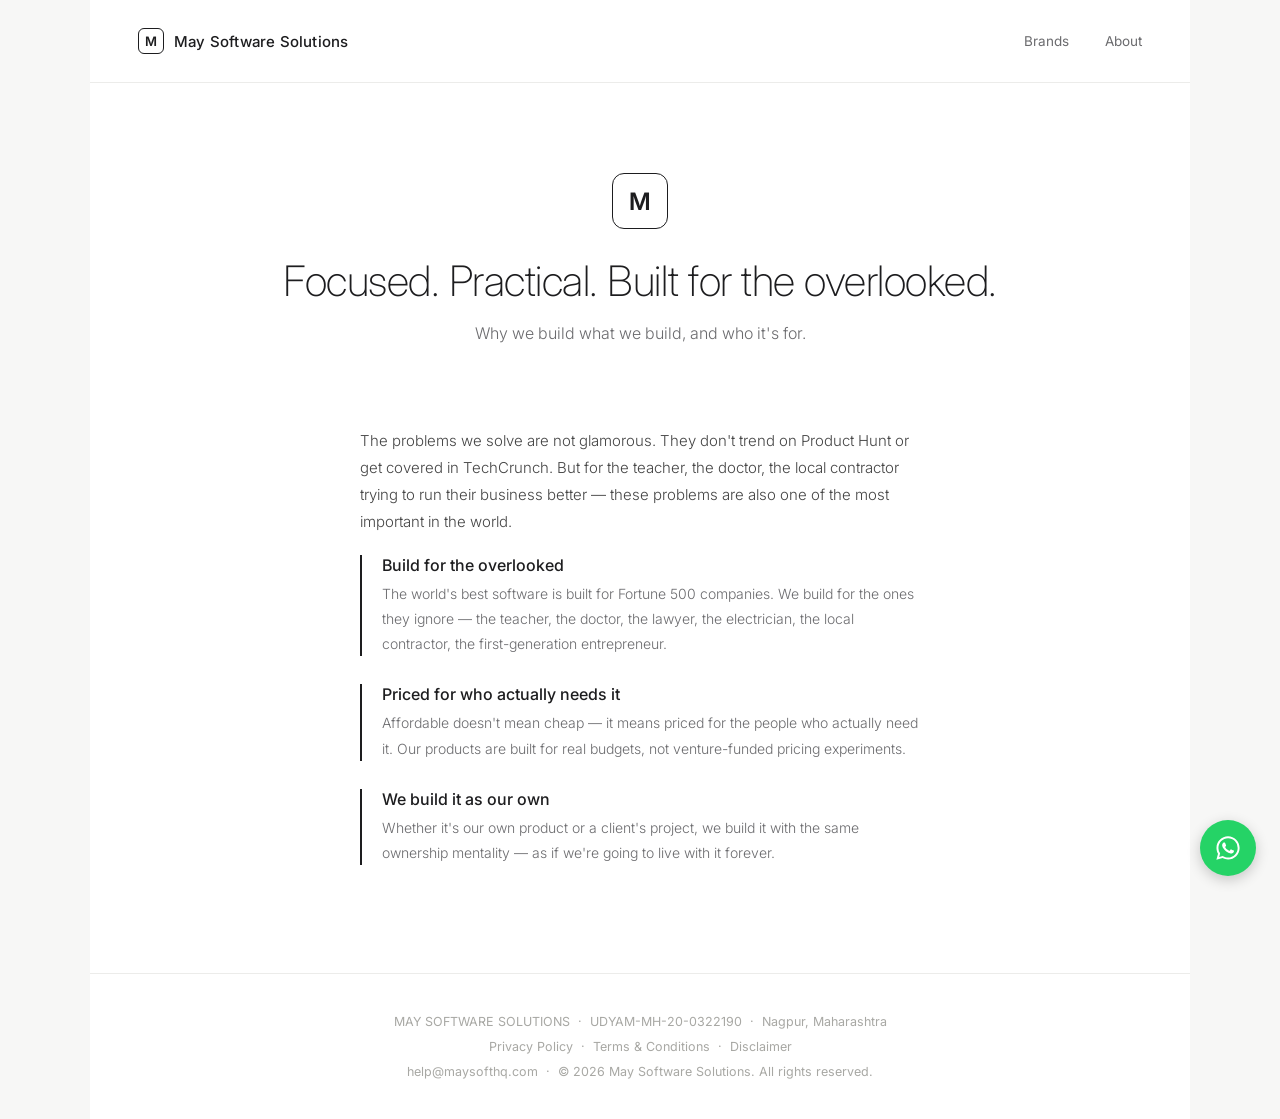
<file: about.html>
<!DOCTYPE html>
<html lang="en">
<head>
<meta charset="UTF-8">
<title>About | May Software Solutions</title>
<meta name="description" content="May Software Solutions builds focused digital products for industries mainstream tech overlooks — educators, contractors, and small businesses in Nagpur and beyond.">
<link rel="stylesheet" href="style.css">
</head>
<body>
<div class="frame">

  <nav>
    <a class="brand-mark" href="index.html">
      <div class="mark-box">M</div>
      May Software Solutions
    </a>
    <div class="nav-links">
      <a href="brands.html">Brands</a>
      <a href="about.html">About</a>
    </div>
  </nav>

  <div class="page-header">
    <div class="mark-box lg">M</div>
    <h1>Focused. Practical. Built for the overlooked.</h1>
    <div class="sub">Why we build what we build, and who it's for.</div>
  </div>

  <div class="content-block">
    <p>The problems we solve are not glamorous. They don't trend on Product Hunt or get covered in TechCrunch. But for the teacher, the doctor, the local contractor trying to run their business better — these problems are also one of the most important in the world.</p>

    <div class="pillar">
      <h3>Build for the overlooked</h3>
      <p>The world's best software is built for Fortune 500 companies. We build for the ones they ignore — the teacher, the doctor, the lawyer, the electrician, the local contractor, the first-generation entrepreneur.</p>
    </div>

    <div class="pillar">
      <h3>Priced for who actually needs it</h3>
      <p>Affordable doesn't mean cheap — it means priced for the people who actually need it. Our products are built for real budgets, not venture-funded pricing experiments.</p>
    </div>

    <div class="pillar">
      <h3>We build it as our own</h3>
      <p>Whether it's our own product or a client's project, we build it with the same ownership mentality — as if we're going to live with it forever.</p>
    </div>
  </div>

  <footer>
    <div>MAY SOFTWARE SOLUTIONS &nbsp;·&nbsp; UDYAM-MH-20-0322190 &nbsp;·&nbsp; Nagpur, Maharashtra</div>
    <div class="legal">
      <a href="privacy.html">Privacy Policy</a> &nbsp;·&nbsp;
      <a href="terms.html">Terms &amp; Conditions</a> &nbsp;·&nbsp;
      <a href="disclaimer.html">Disclaimer</a>
    </div>
    <div class="copyright">help@maysofthq.com &nbsp;·&nbsp; © 2026 May Software Solutions. All rights reserved.</div>
  </footer>

</div>

<a class="whatsapp-float" href="https://wa.me/919922775867" target="_blank" rel="noopener">
  <svg viewBox="0 0 24 24"><path d="M12.04 2C6.58 2 2.13 6.45 2.13 11.91c0 1.74.46 3.44 1.32 4.94L2.05 22l5.25-1.38c1.45.79 3.08 1.21 4.74 1.21 5.46 0 9.91-4.45 9.91-9.91 0-2.65-1.03-5.13-2.9-7C17.17 3.03 14.69 2 12.04 2zm0 18.15c-1.48 0-2.93-.4-4.19-1.15l-.3-.18-3.12.82.83-3.04-.2-.31a8.19 8.19 0 0 1-1.26-4.38c0-4.54 3.7-8.24 8.25-8.24 2.2 0 4.27.86 5.83 2.42a8.18 8.18 0 0 1 2.41 5.83c0 4.54-3.7 8.23-8.25 8.23zm4.52-6.16c-.25-.12-1.47-.72-1.7-.81-.23-.08-.4-.12-.56.13-.17.25-.64.81-.78.97-.15.17-.29.19-.54.06-.25-.12-1.05-.39-1.99-1.23-.74-.66-1.24-1.47-1.38-1.72-.15-.25-.02-.38.11-.51.11-.11.25-.29.37-.43.12-.15.16-.25.25-.41.08-.17.04-.31-.02-.43-.06-.12-.56-1.36-.77-1.86-.2-.48-.41-.42-.56-.43-.14-.01-.31-.01-.48-.01-.17 0-.43.06-.66.31-.23.25-.86.85-.86 2.07 0 1.22.89 2.4 1.01 2.57.12.17 1.75 2.67 4.25 3.74.59.26 1.06.41 1.42.52.6.19 1.14.16 1.57.1.48-.07 1.47-.6 1.68-1.18.21-.58.21-1.07.15-1.18-.06-.11-.23-.17-.48-.29z"/></svg>
</a>

</body>
</html>
</file>
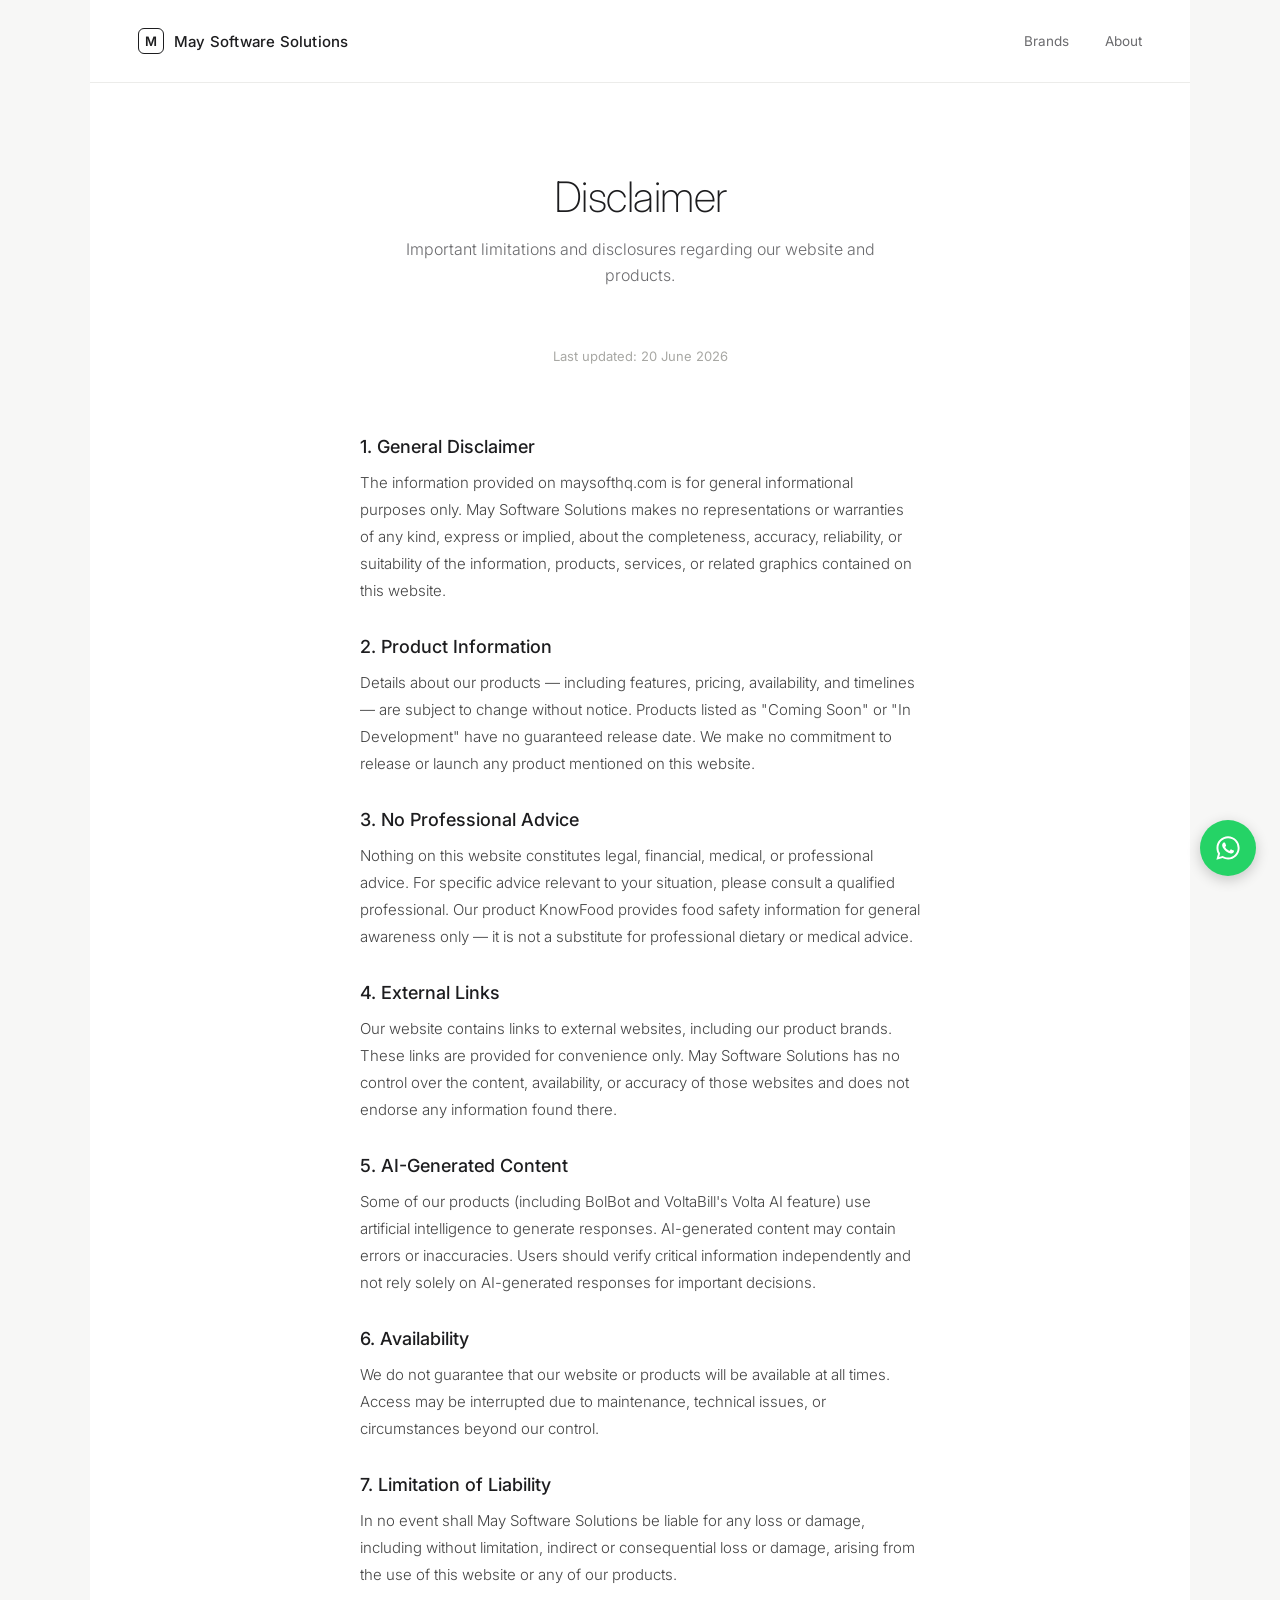
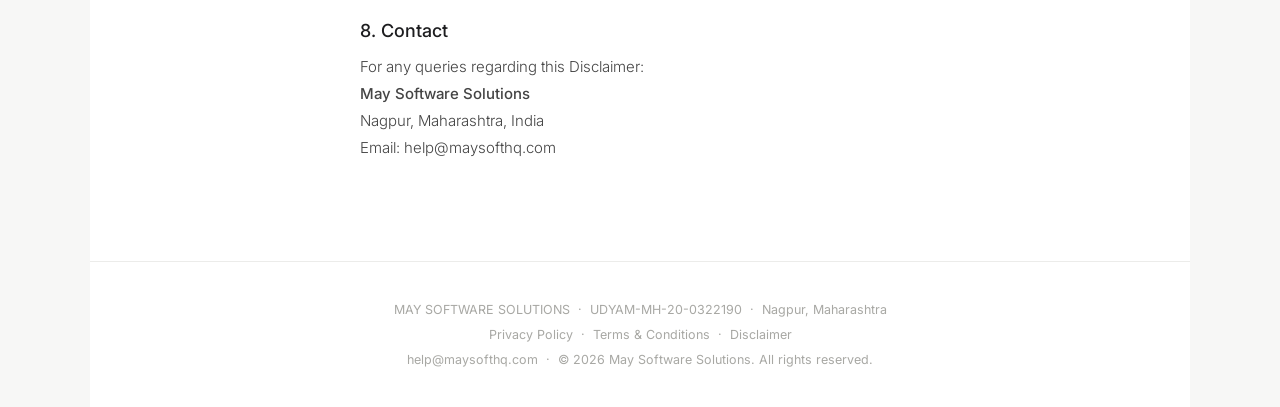
<file: disclaimer.html>
<!DOCTYPE html>
<html lang="en">
<head>
<meta charset="UTF-8">
<title>Disclaimer | May Software Solutions</title>
<link rel="stylesheet" href="style.css">
</head>
<body>
<div class="frame">

  <nav>
    <a class="brand-mark" href="index.html">
      <div class="mark-box">M</div>
      May Software Solutions
    </a>
    <div class="nav-links">
      <a href="brands.html">Brands</a>
      <a href="about.html">About</a>
    </div>
  </nav>

  <div class="page-header">
    <h1>Disclaimer</h1>
    <div class="sub">Important limitations and disclosures regarding our website and products.</div>
  </div>

  <div class="legal-date">Last updated: 20 June 2026</div>

  <div class="content-block">

    <h2>1. General Disclaimer</h2>
    <p>The information provided on maysofthq.com is for general informational purposes only. May Software Solutions makes no representations or warranties of any kind, express or implied, about the completeness, accuracy, reliability, or suitability of the information, products, services, or related graphics contained on this website.</p>

    <h2>2. Product Information</h2>
    <p>Details about our products — including features, pricing, availability, and timelines — are subject to change without notice. Products listed as "Coming Soon" or "In Development" have no guaranteed release date. We make no commitment to release or launch any product mentioned on this website.</p>

    <h2>3. No Professional Advice</h2>
    <p>Nothing on this website constitutes legal, financial, medical, or professional advice. For specific advice relevant to your situation, please consult a qualified professional. Our product KnowFood provides food safety information for general awareness only — it is not a substitute for professional dietary or medical advice.</p>

    <h2>4. External Links</h2>
    <p>Our website contains links to external websites, including our product brands. These links are provided for convenience only. May Software Solutions has no control over the content, availability, or accuracy of those websites and does not endorse any information found there.</p>

    <h2>5. AI-Generated Content</h2>
    <p>Some of our products (including BolBot and VoltaBill's Volta AI feature) use artificial intelligence to generate responses. AI-generated content may contain errors or inaccuracies. Users should verify critical information independently and not rely solely on AI-generated responses for important decisions.</p>

    <h2>6. Availability</h2>
    <p>We do not guarantee that our website or products will be available at all times. Access may be interrupted due to maintenance, technical issues, or circumstances beyond our control.</p>

    <h2>7. Limitation of Liability</h2>
    <p>In no event shall May Software Solutions be liable for any loss or damage, including without limitation, indirect or consequential loss or damage, arising from the use of this website or any of our products.</p>

    <h2>8. Contact</h2>
    <p>For any queries regarding this Disclaimer:<br>
    <strong>May Software Solutions</strong><br>
    Nagpur, Maharashtra, India<br>
    Email: help@maysofthq.com</p>

  </div>

  <footer>
    <div>MAY SOFTWARE SOLUTIONS &nbsp;·&nbsp; UDYAM-MH-20-0322190 &nbsp;·&nbsp; Nagpur, Maharashtra</div>
    <div class="legal">
      <a href="privacy.html">Privacy Policy</a> &nbsp;·&nbsp;
      <a href="terms.html">Terms &amp; Conditions</a> &nbsp;·&nbsp;
      <a href="disclaimer.html">Disclaimer</a>
    </div>
    <div class="copyright">help@maysofthq.com &nbsp;·&nbsp; © 2026 May Software Solutions. All rights reserved.</div>
  </footer>

</div>

<a class="whatsapp-float" href="https://wa.me/919922775867" target="_blank" rel="noopener">
  <svg viewBox="0 0 24 24"><path d="M12.04 2C6.58 2 2.13 6.45 2.13 11.91c0 1.74.46 3.44 1.32 4.94L2.05 22l5.25-1.38c1.45.79 3.08 1.21 4.74 1.21 5.46 0 9.91-4.45 9.91-9.91 0-2.65-1.03-5.13-2.9-7C17.17 3.03 14.69 2 12.04 2zm0 18.15c-1.48 0-2.93-.4-4.19-1.15l-.3-.18-3.12.82.83-3.04-.2-.31a8.19 8.19 0 0 1-1.26-4.38c0-4.54 3.7-8.24 8.25-8.24 2.2 0 4.27.86 5.83 2.42a8.18 8.18 0 0 1 2.41 5.83c0 4.54-3.7 8.23-8.25 8.23zm4.52-6.16c-.25-.12-1.47-.72-1.7-.81-.23-.08-.4-.12-.56.13-.17.25-.64.81-.78.97-.15.17-.29.19-.54.06-.25-.12-1.05-.39-1.99-1.23-.74-.66-1.24-1.47-1.38-1.72-.15-.25-.02-.38.11-.51.11-.11.25-.29.37-.43.12-.15.16-.25.25-.41.08-.17.04-.31-.02-.43-.06-.12-.56-1.36-.77-1.86-.2-.48-.41-.42-.56-.43-.14-.01-.31-.01-.48-.01-.17 0-.43.06-.66.31-.23.25-.86.85-.86 2.07 0 1.22.89 2.4 1.01 2.57.12.17 1.75 2.67 4.25 3.74.59.26 1.06.41 1.42.52.6.19 1.14.16 1.57.1.48-.07 1.47-.6 1.68-1.18.21-.58.21-1.07.15-1.18-.06-.11-.23-.17-.48-.29z"/></svg>
</a>

</body>
</html>
</file>
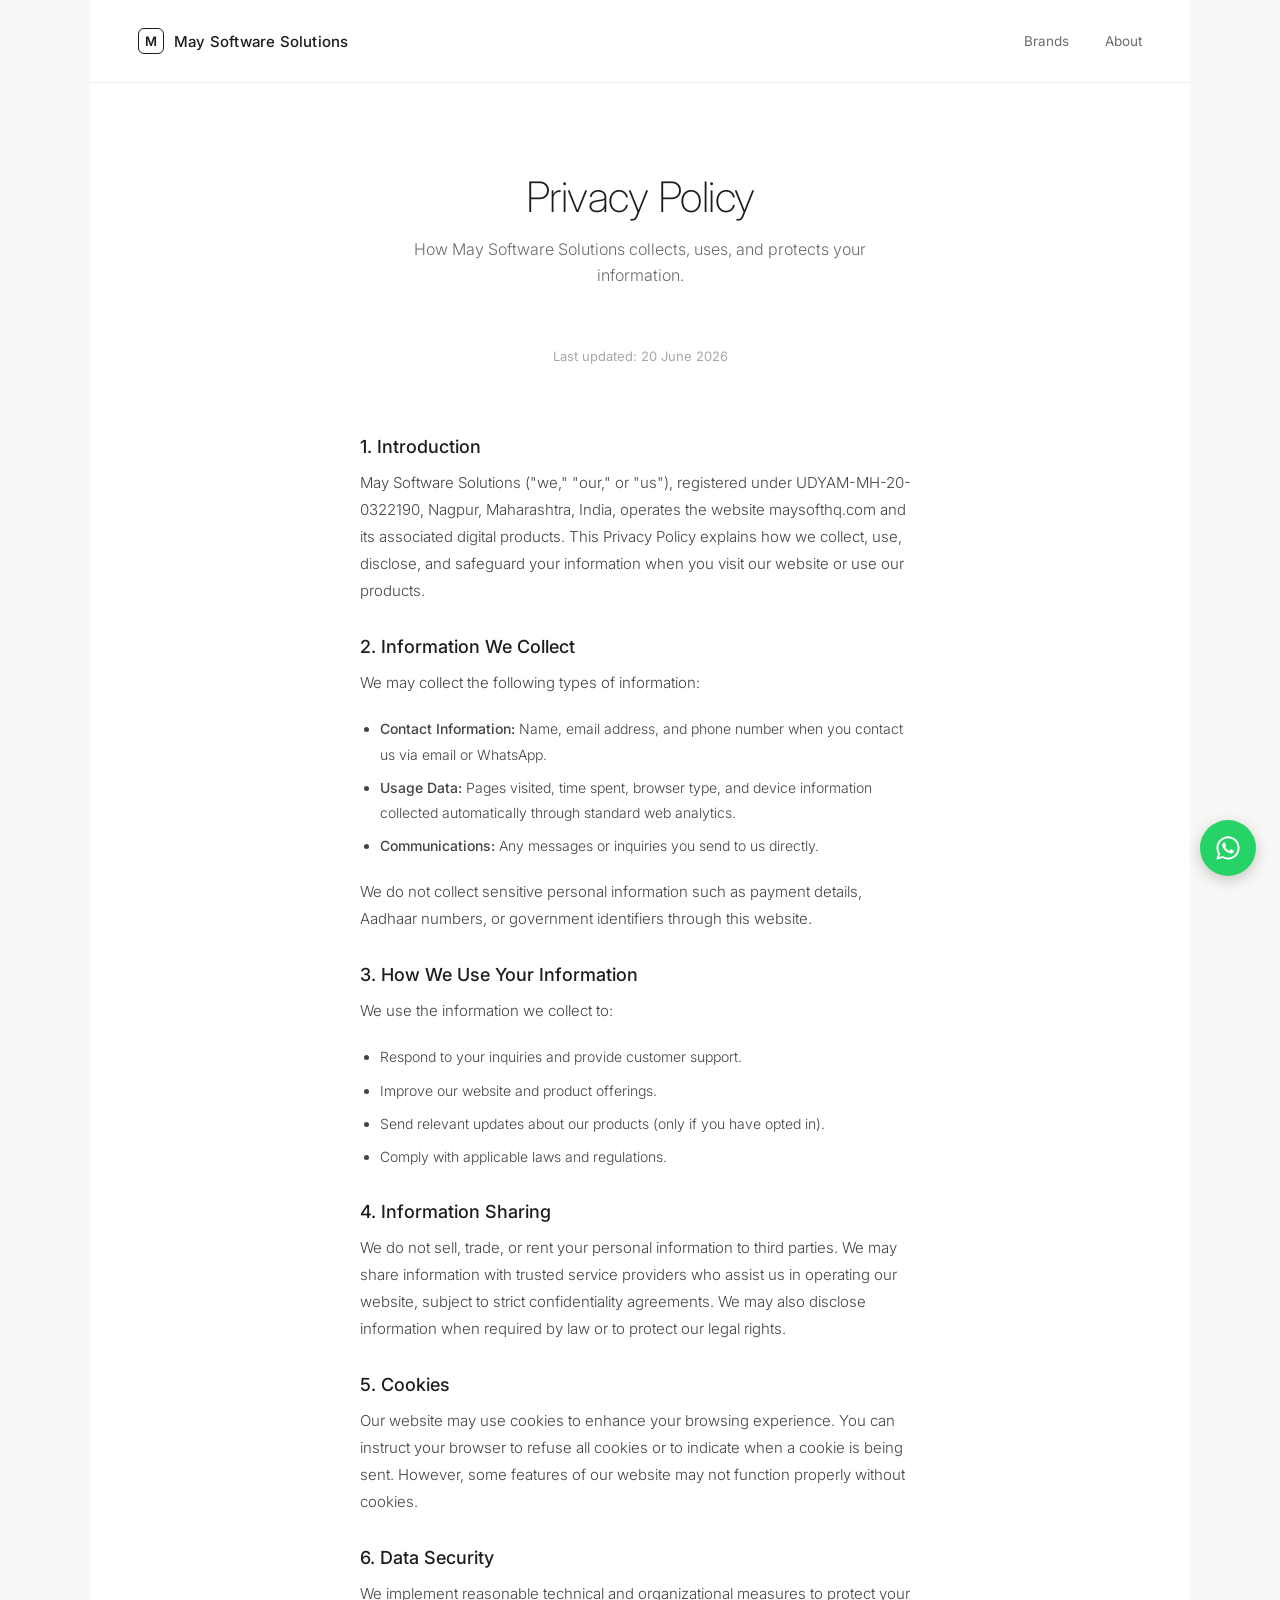
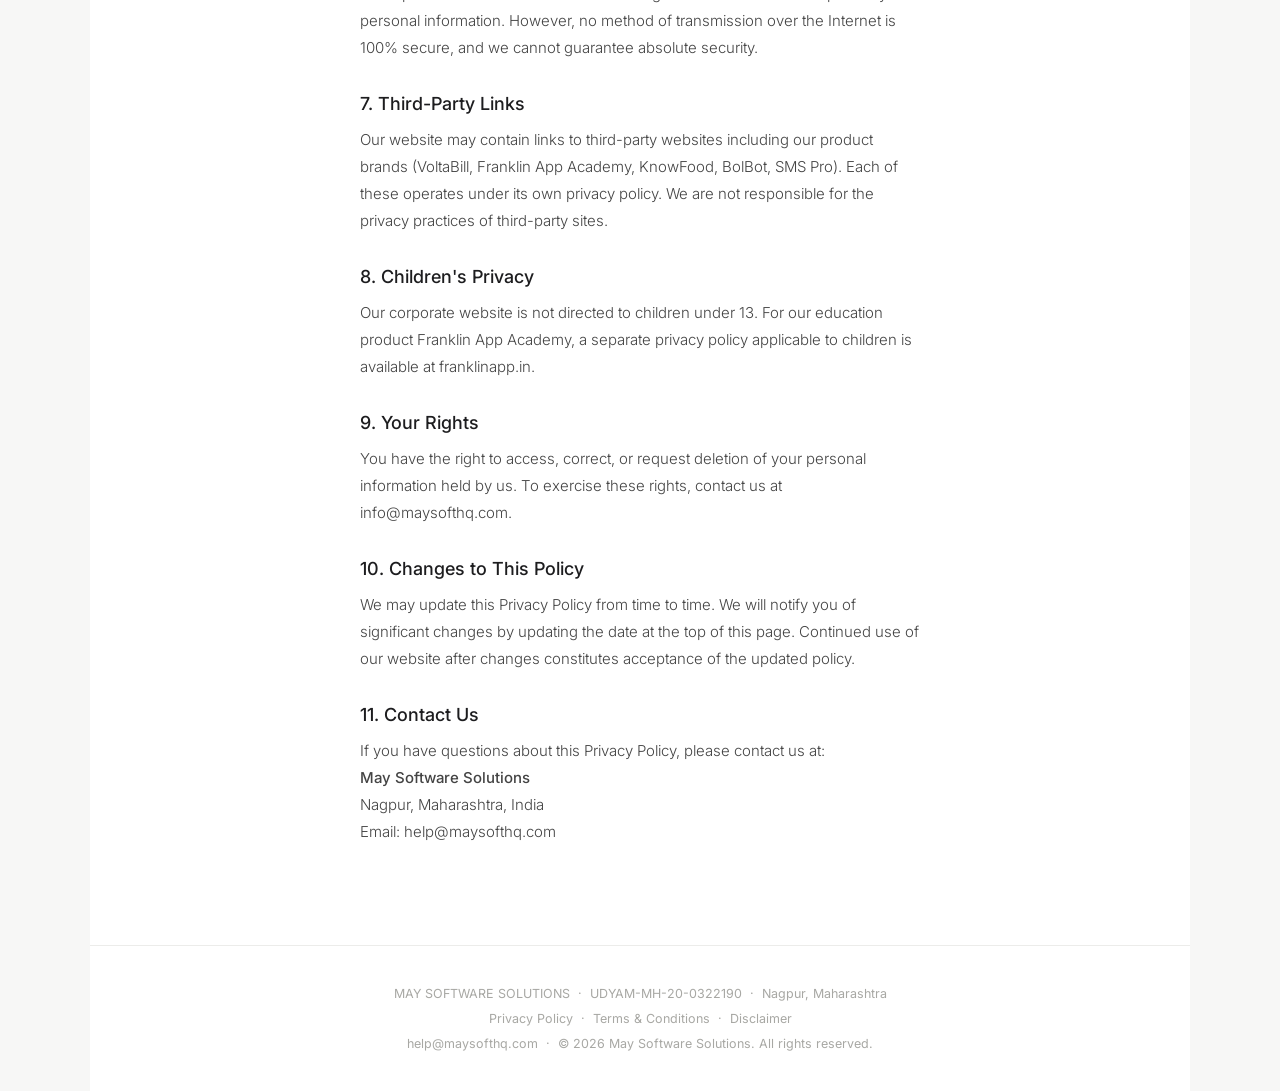
<file: privacy.html>
<!DOCTYPE html>
<html lang="en">
<head>
<meta charset="UTF-8">
<title>Privacy Policy | May Software Solutions</title>
<link rel="stylesheet" href="style.css">
</head>
<body>
<div class="frame">

  <nav>
    <a class="brand-mark" href="index.html">
      <div class="mark-box">M</div>
      May Software Solutions
    </a>
    <div class="nav-links">
      <a href="brands.html">Brands</a>
      <a href="about.html">About</a>
    </div>
  </nav>

  <div class="page-header">
    <h1>Privacy Policy</h1>
    <div class="sub">How May Software Solutions collects, uses, and protects your information.</div>
  </div>

  <div class="legal-date">Last updated: 20 June 2026</div>

  <div class="content-block">

    <h2>1. Introduction</h2>
    <p>May Software Solutions ("we," "our," or "us"), registered under UDYAM-MH-20-0322190, Nagpur, Maharashtra, India, operates the website maysofthq.com and its associated digital products. This Privacy Policy explains how we collect, use, disclose, and safeguard your information when you visit our website or use our products.</p>

    <h2>2. Information We Collect</h2>
    <p>We may collect the following types of information:</p>
    <ul>
      <li><strong>Contact Information:</strong> Name, email address, and phone number when you contact us via email or WhatsApp.</li>
      <li><strong>Usage Data:</strong> Pages visited, time spent, browser type, and device information collected automatically through standard web analytics.</li>
      <li><strong>Communications:</strong> Any messages or inquiries you send to us directly.</li>
    </ul>
    <p>We do not collect sensitive personal information such as payment details, Aadhaar numbers, or government identifiers through this website.</p>

    <h2>3. How We Use Your Information</h2>
    <p>We use the information we collect to:</p>
    <ul>
      <li>Respond to your inquiries and provide customer support.</li>
      <li>Improve our website and product offerings.</li>
      <li>Send relevant updates about our products (only if you have opted in).</li>
      <li>Comply with applicable laws and regulations.</li>
    </ul>

    <h2>4. Information Sharing</h2>
    <p>We do not sell, trade, or rent your personal information to third parties. We may share information with trusted service providers who assist us in operating our website, subject to strict confidentiality agreements. We may also disclose information when required by law or to protect our legal rights.</p>

    <h2>5. Cookies</h2>
    <p>Our website may use cookies to enhance your browsing experience. You can instruct your browser to refuse all cookies or to indicate when a cookie is being sent. However, some features of our website may not function properly without cookies.</p>

    <h2>6. Data Security</h2>
    <p>We implement reasonable technical and organizational measures to protect your personal information. However, no method of transmission over the Internet is 100% secure, and we cannot guarantee absolute security.</p>

    <h2>7. Third-Party Links</h2>
    <p>Our website may contain links to third-party websites including our product brands (VoltaBill, Franklin App Academy, KnowFood, BolBot, SMS Pro). Each of these operates under its own privacy policy. We are not responsible for the privacy practices of third-party sites.</p>

    <h2>8. Children's Privacy</h2>
    <p>Our corporate website is not directed to children under 13. For our education product Franklin App Academy, a separate privacy policy applicable to children is available at franklinapp.in.</p>

    <h2>9. Your Rights</h2>
    <p>You have the right to access, correct, or request deletion of your personal information held by us. To exercise these rights, contact us at info@maysofthq.com.</p>

    <h2>10. Changes to This Policy</h2>
    <p>We may update this Privacy Policy from time to time. We will notify you of significant changes by updating the date at the top of this page. Continued use of our website after changes constitutes acceptance of the updated policy.</p>

    <h2>11. Contact Us</h2>
    <p>If you have questions about this Privacy Policy, please contact us at:<br>
    <strong>May Software Solutions</strong><br>
    Nagpur, Maharashtra, India<br>
    Email: help@maysofthq.com</p>

  </div>

  <footer>
    <div>MAY SOFTWARE SOLUTIONS &nbsp;·&nbsp; UDYAM-MH-20-0322190 &nbsp;·&nbsp; Nagpur, Maharashtra</div>
    <div class="legal">
      <a href="privacy.html">Privacy Policy</a> &nbsp;·&nbsp;
      <a href="terms.html">Terms &amp; Conditions</a> &nbsp;·&nbsp;
      <a href="disclaimer.html">Disclaimer</a>
    </div>
    <div class="copyright">help@maysofthq.com &nbsp;·&nbsp; © 2026 May Software Solutions. All rights reserved.</div>
  </footer>

</div>

<a class="whatsapp-float" href="https://wa.me/919922775867" target="_blank" rel="noopener">
  <svg viewBox="0 0 24 24"><path d="M12.04 2C6.58 2 2.13 6.45 2.13 11.91c0 1.74.46 3.44 1.32 4.94L2.05 22l5.25-1.38c1.45.79 3.08 1.21 4.74 1.21 5.46 0 9.91-4.45 9.91-9.91 0-2.65-1.03-5.13-2.9-7C17.17 3.03 14.69 2 12.04 2zm0 18.15c-1.48 0-2.93-.4-4.19-1.15l-.3-.18-3.12.82.83-3.04-.2-.31a8.19 8.19 0 0 1-1.26-4.38c0-4.54 3.7-8.24 8.25-8.24 2.2 0 4.27.86 5.83 2.42a8.18 8.18 0 0 1 2.41 5.83c0 4.54-3.7 8.23-8.25 8.23zm4.52-6.16c-.25-.12-1.47-.72-1.7-.81-.23-.08-.4-.12-.56.13-.17.25-.64.81-.78.97-.15.17-.29.19-.54.06-.25-.12-1.05-.39-1.99-1.23-.74-.66-1.24-1.47-1.38-1.72-.15-.25-.02-.38.11-.51.11-.11.25-.29.37-.43.12-.15.16-.25.25-.41.08-.17.04-.31-.02-.43-.06-.12-.56-1.36-.77-1.86-.2-.48-.41-.42-.56-.43-.14-.01-.31-.01-.48-.01-.17 0-.43.06-.66.31-.23.25-.86.85-.86 2.07 0 1.22.89 2.4 1.01 2.57.12.17 1.75 2.67 4.25 3.74.59.26 1.06.41 1.42.52.6.19 1.14.16 1.57.1.48-.07 1.47-.6 1.68-1.18.21-.58.21-1.07.15-1.18-.06-.11-.23-.17-.48-.29z"/></svg>
</a>

</body>
</html>
</file>
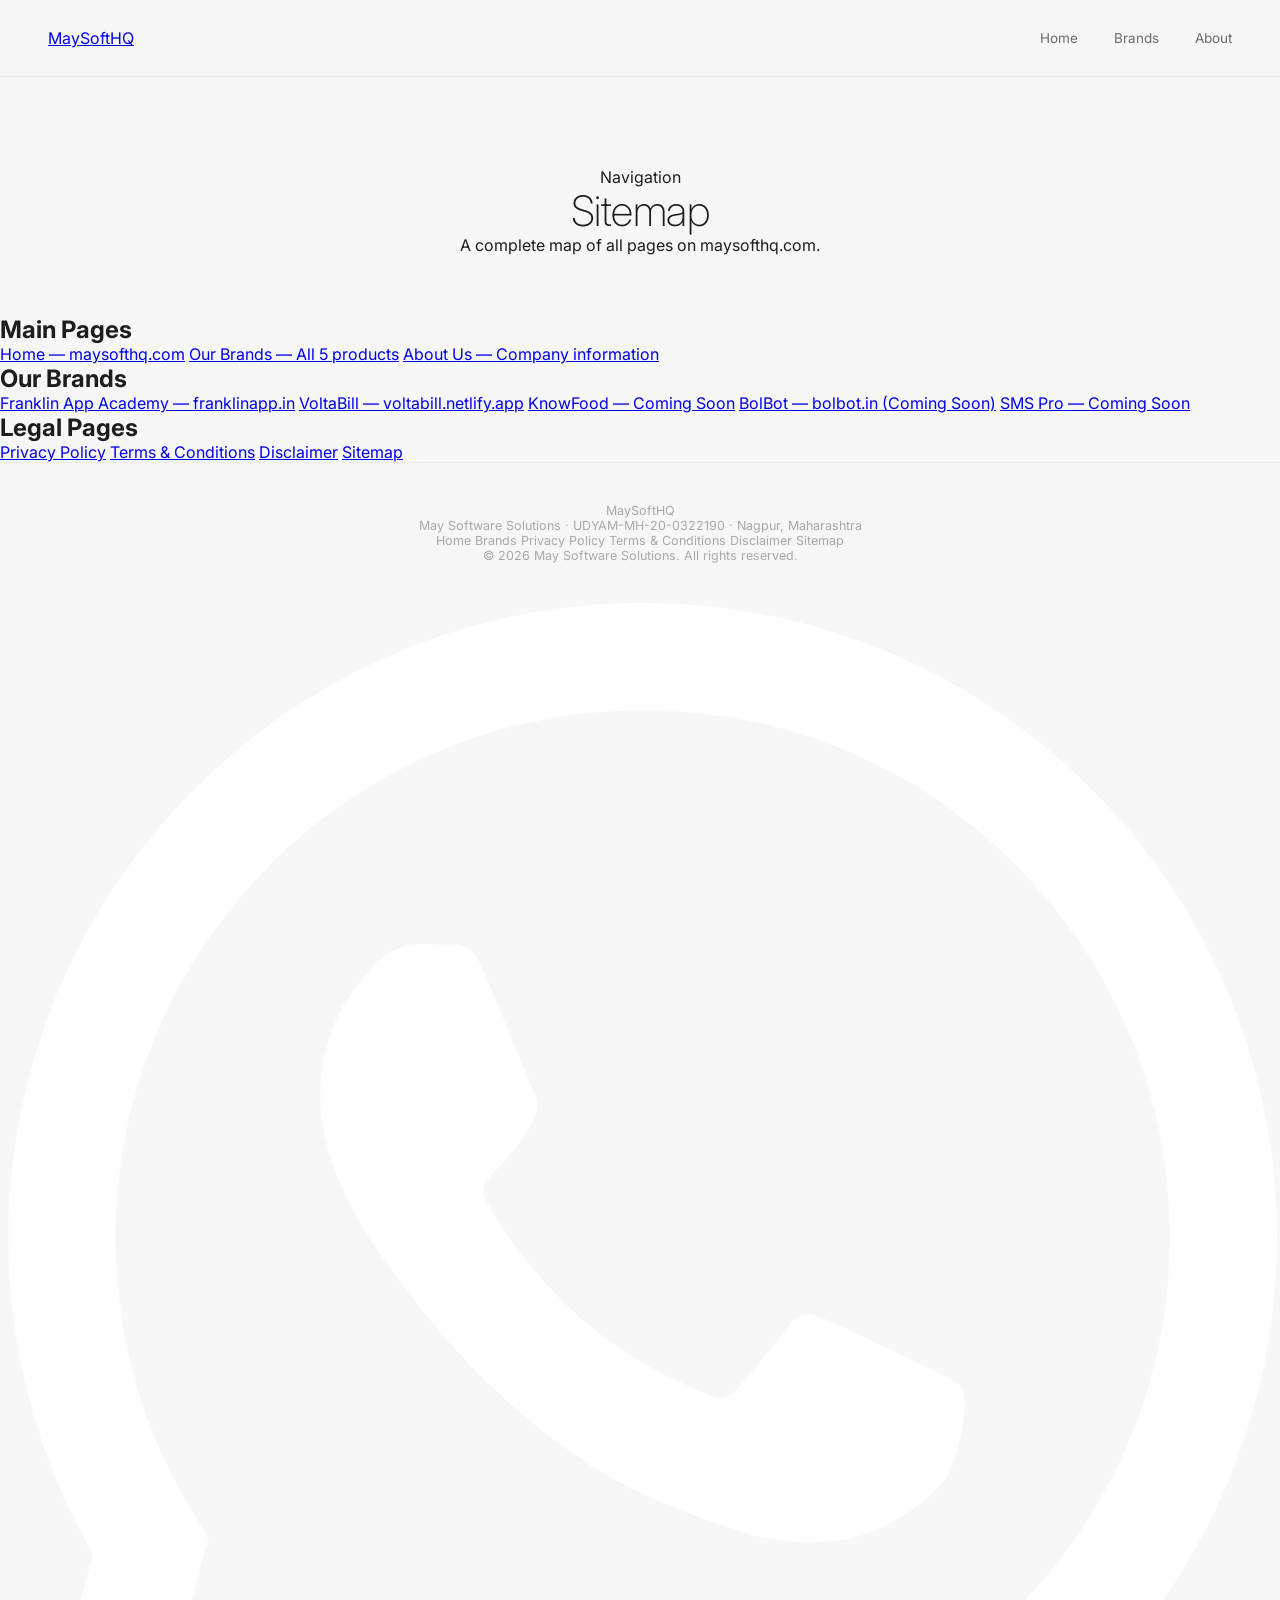
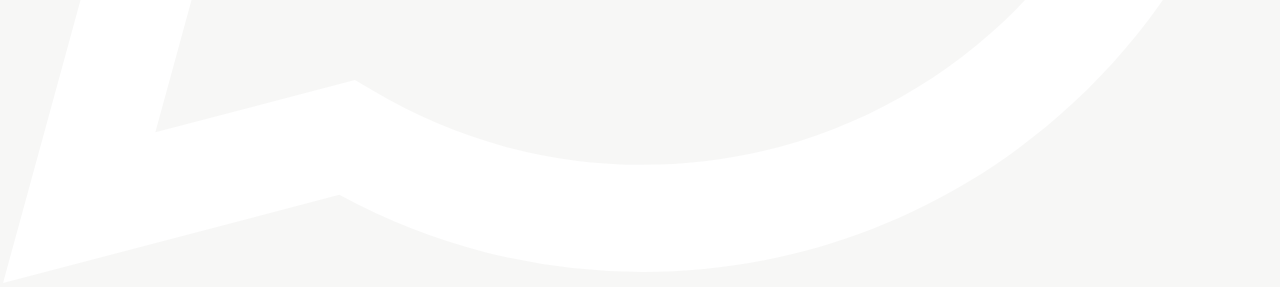
<file: sitemap.html>
<!DOCTYPE html>
<html lang="en">
<head>
<meta charset="UTF-8">
<meta name="viewport" content="width=device-width, initial-scale=1.0">
<title>Sitemap — MaySoftHQ</title>
<link rel="stylesheet" href="style.css">
</head>
<body>

<nav class="nav">
  <div class="nav-logo"><a href="index.html">MaySoft<span>HQ</span></a></div>
  <div class="nav-links">
    <a href="index.html">Home</a>
    <a href="brands.html">Brands</a>
    <a href="about.html">About</a>
  </div>
</nav>

<div class="page-header">
  <div class="hero-eyebrow">Navigation</div>
  <h1>Sitemap</h1>
  <p>A complete map of all pages on maysofthq.com.</p>
</div>

<div class="section">

  <div class="sitemap-section">
    <h2>Main Pages</h2>
    <div class="sitemap-links">
      <a href="index.html">Home — maysofthq.com</a>
      <a href="brands.html">Our Brands — All 5 products</a>
      <a href="about.html">About Us — Company information</a>
    </div>
  </div>

  <div class="sitemap-section">
    <h2>Our Brands</h2>
    <div class="sitemap-links">
      <a href="https://franklinapp.in" target="_blank">Franklin App Academy — franklinapp.in</a>
      <a href="https://voltabill.netlify.app" target="_blank">VoltaBill — voltabill.netlify.app</a>
      <a href="brands.html">KnowFood — Coming Soon</a>
      <a href="brands.html">BolBot — bolbot.in (Coming Soon)</a>
      <a href="brands.html">SMS Pro — Coming Soon</a>
    </div>
  </div>

  <div class="sitemap-section">
    <h2>Legal Pages</h2>
    <div class="sitemap-links">
      <a href="privacy.html">Privacy Policy</a>
      <a href="terms.html">Terms & Conditions</a>
      <a href="disclaimer.html">Disclaimer</a>
      <a href="sitemap.html">Sitemap</a>
    </div>
  </div>

</div>

<footer class="footer">
  <div class="footer-top">
    <div>
      <div class="footer-brand">MaySoft<span>HQ</span></div>
      <div>May Software Solutions · UDYAM-MH-20-0322190 · Nagpur, Maharashtra</div>
    </div>
    <div class="footer-links">
      <a href="index.html">Home</a>
      <a href="brands.html">Brands</a>
      <a href="privacy.html">Privacy Policy</a>
      <a href="terms.html">Terms & Conditions</a>
      <a href="disclaimer.html">Disclaimer</a>
      <a href="sitemap.html">Sitemap</a>
    </div>
  </div>
  <div class="footer-bottom">© 2026 May Software Solutions. All rights reserved.</div>
</footer>

<a href="https://wa.me/91XXXXXXXXXX" class="wa-float" target="_blank">
  <svg viewBox="0 0 24 24"><path d="M17.472 14.382c-.297-.149-1.758-.867-2.03-.967-.273-.099-.471-.148-.67.15-.197.297-.767.966-.94 1.164-.173.199-.347.223-.644.075-.297-.15-1.255-.463-2.39-1.475-.883-.788-1.48-1.761-1.653-2.059-.173-.297-.018-.458.13-.606.134-.133.298-.347.446-.52.149-.174.198-.298.298-.497.099-.198.05-.371-.025-.52-.075-.149-.669-1.612-.916-2.207-.242-.579-.487-.5-.669-.51-.173-.008-.371-.01-.57-.01-.198 0-.52.074-.792.372-.272.297-1.04 1.016-1.04 2.479 0 1.462 1.065 2.875 1.213 3.074.149.198 2.096 3.2 5.077 4.487.709.306 1.262.489 1.694.625.712.227 1.36.195 1.871.118.571-.085 1.758-.719 2.006-1.413.248-.694.248-1.289.173-1.413-.074-.124-.272-.198-.57-.347m-5.421 7.403h-.004a9.87 9.87 0 01-5.031-1.378l-.361-.214-3.741.982.998-3.648-.235-.374a9.86 9.86 0 01-1.51-5.26c.001-5.45 4.436-9.884 9.888-9.884 2.64 0 5.122 1.03 6.988 2.898a9.825 9.825 0 012.893 6.994c-.003 5.45-4.437 9.884-9.885 9.884m8.413-18.297A11.815 11.815 0 0012.05 0C5.495 0 .16 5.335.157 11.892c0 2.096.547 4.142 1.588 5.945L.057 24l6.305-1.654a11.882 11.882 0 005.683 1.448h.005c6.554 0 11.89-5.335 11.893-11.893a11.821 11.821 0 00-3.48-8.413z" fill="white"/></svg>
</a>
</body>
</html>
</file>
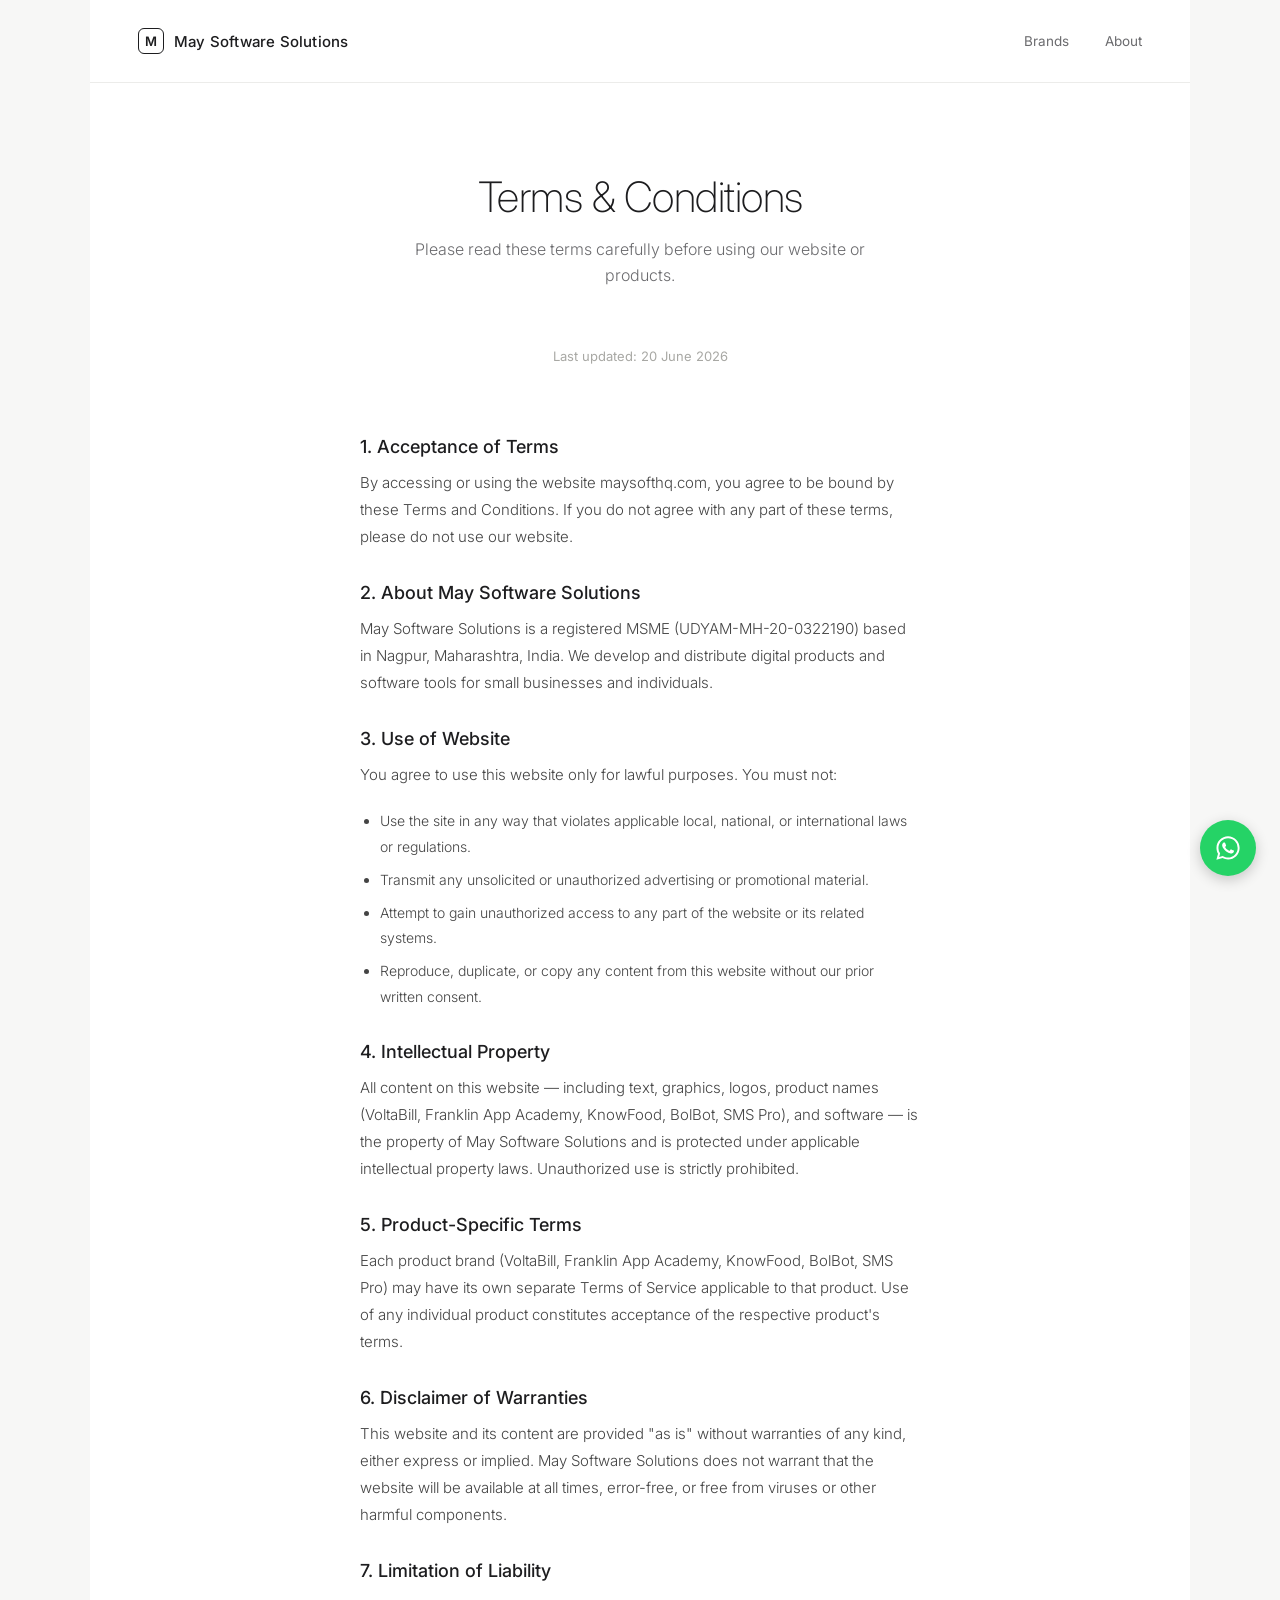
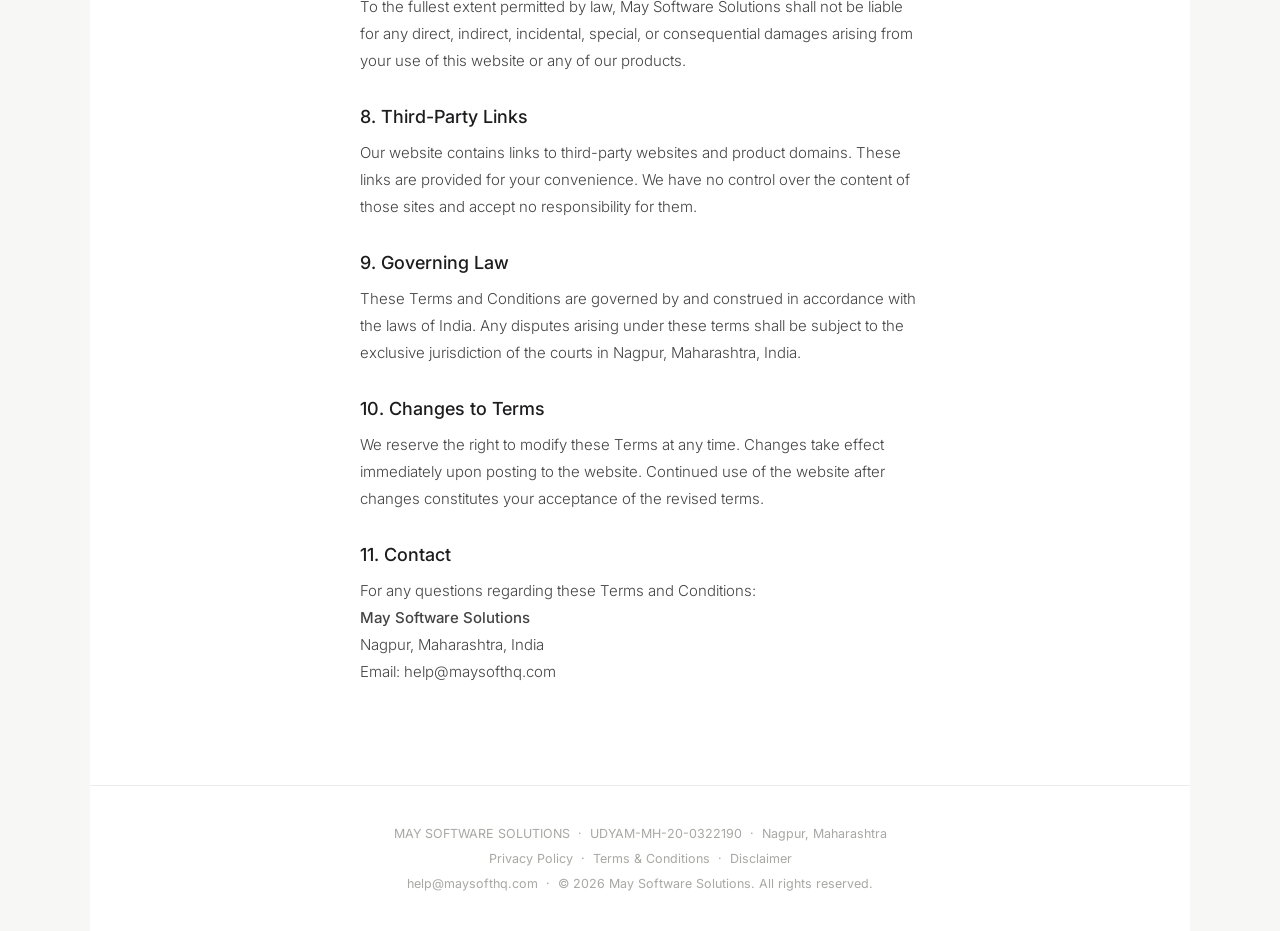
<file: terms.html>
<!DOCTYPE html>
<html lang="en">
<head>
<meta charset="UTF-8">
<title>Terms & Conditions | May Software Solutions</title>
<link rel="stylesheet" href="style.css">
</head>
<body>
<div class="frame">

  <nav>
    <a class="brand-mark" href="index.html">
      <div class="mark-box">M</div>
      May Software Solutions
    </a>
    <div class="nav-links">
      <a href="brands.html">Brands</a>
      <a href="about.html">About</a>
    </div>
  </nav>

  <div class="page-header">
    <h1>Terms &amp; Conditions</h1>
    <div class="sub">Please read these terms carefully before using our website or products.</div>
  </div>

  <div class="legal-date">Last updated: 20 June 2026</div>

  <div class="content-block">

    <h2>1. Acceptance of Terms</h2>
    <p>By accessing or using the website maysofthq.com, you agree to be bound by these Terms and Conditions. If you do not agree with any part of these terms, please do not use our website.</p>

    <h2>2. About May Software Solutions</h2>
    <p>May Software Solutions is a registered MSME (UDYAM-MH-20-0322190) based in Nagpur, Maharashtra, India. We develop and distribute digital products and software tools for small businesses and individuals.</p>

    <h2>3. Use of Website</h2>
    <p>You agree to use this website only for lawful purposes. You must not:</p>
    <ul>
      <li>Use the site in any way that violates applicable local, national, or international laws or regulations.</li>
      <li>Transmit any unsolicited or unauthorized advertising or promotional material.</li>
      <li>Attempt to gain unauthorized access to any part of the website or its related systems.</li>
      <li>Reproduce, duplicate, or copy any content from this website without our prior written consent.</li>
    </ul>

    <h2>4. Intellectual Property</h2>
    <p>All content on this website — including text, graphics, logos, product names (VoltaBill, Franklin App Academy, KnowFood, BolBot, SMS Pro), and software — is the property of May Software Solutions and is protected under applicable intellectual property laws. Unauthorized use is strictly prohibited.</p>

    <h2>5. Product-Specific Terms</h2>
    <p>Each product brand (VoltaBill, Franklin App Academy, KnowFood, BolBot, SMS Pro) may have its own separate Terms of Service applicable to that product. Use of any individual product constitutes acceptance of the respective product's terms.</p>

    <h2>6. Disclaimer of Warranties</h2>
    <p>This website and its content are provided "as is" without warranties of any kind, either express or implied. May Software Solutions does not warrant that the website will be available at all times, error-free, or free from viruses or other harmful components.</p>

    <h2>7. Limitation of Liability</h2>
    <p>To the fullest extent permitted by law, May Software Solutions shall not be liable for any direct, indirect, incidental, special, or consequential damages arising from your use of this website or any of our products.</p>

    <h2>8. Third-Party Links</h2>
    <p>Our website contains links to third-party websites and product domains. These links are provided for your convenience. We have no control over the content of those sites and accept no responsibility for them.</p>

    <h2>9. Governing Law</h2>
    <p>These Terms and Conditions are governed by and construed in accordance with the laws of India. Any disputes arising under these terms shall be subject to the exclusive jurisdiction of the courts in Nagpur, Maharashtra, India.</p>

    <h2>10. Changes to Terms</h2>
    <p>We reserve the right to modify these Terms at any time. Changes take effect immediately upon posting to the website. Continued use of the website after changes constitutes your acceptance of the revised terms.</p>

    <h2>11. Contact</h2>
    <p>For any questions regarding these Terms and Conditions:<br>
    <strong>May Software Solutions</strong><br>
    Nagpur, Maharashtra, India<br>
    Email: help@maysofthq.com</p>

  </div>

  <footer>
    <div>MAY SOFTWARE SOLUTIONS &nbsp;·&nbsp; UDYAM-MH-20-0322190 &nbsp;·&nbsp; Nagpur, Maharashtra</div>
    <div class="legal">
      <a href="privacy.html">Privacy Policy</a> &nbsp;·&nbsp;
      <a href="terms.html">Terms &amp; Conditions</a> &nbsp;·&nbsp;
      <a href="disclaimer.html">Disclaimer</a>
    </div>
    <div class="copyright">help@maysofthq.com &nbsp;·&nbsp; © 2026 May Software Solutions. All rights reserved.</div>
  </footer>

</div>

<a class="whatsapp-float" href="https://wa.me/919922775867" target="_blank" rel="noopener">
  <svg viewBox="0 0 24 24"><path d="M12.04 2C6.58 2 2.13 6.45 2.13 11.91c0 1.74.46 3.44 1.32 4.94L2.05 22l5.25-1.38c1.45.79 3.08 1.21 4.74 1.21 5.46 0 9.91-4.45 9.91-9.91 0-2.65-1.03-5.13-2.9-7C17.17 3.03 14.69 2 12.04 2zm0 18.15c-1.48 0-2.93-.4-4.19-1.15l-.3-.18-3.12.82.83-3.04-.2-.31a8.19 8.19 0 0 1-1.26-4.38c0-4.54 3.7-8.24 8.25-8.24 2.2 0 4.27.86 5.83 2.42a8.18 8.18 0 0 1 2.41 5.83c0 4.54-3.7 8.23-8.25 8.23zm4.52-6.16c-.25-.12-1.47-.72-1.7-.81-.23-.08-.4-.12-.56.13-.17.25-.64.81-.78.97-.15.17-.29.19-.54.06-.25-.12-1.05-.39-1.99-1.23-.74-.66-1.24-1.47-1.38-1.72-.15-.25-.02-.38.11-.51.11-.11.25-.29.37-.43.12-.15.16-.25.25-.41.08-.17.04-.31-.02-.43-.06-.12-.56-1.36-.77-1.86-.2-.48-.41-.42-.56-.43-.14-.01-.31-.01-.48-.01-.17 0-.43.06-.66.31-.23.25-.86.85-.86 2.07 0 1.22.89 2.4 1.01 2.57.12.17 1.75 2.67 4.25 3.74.59.26 1.06.41 1.42.52.6.19 1.14.16 1.57.1.48-.07 1.47-.6 1.68-1.18.21-.58.21-1.07.15-1.18-.06-.11-.23-.17-.48-.29z"/></svg>
</a>

</body>
</html>
</file>
<file: style.css>
@import url('https://fonts.googleapis.com/css2?family=Inter:wght@200;300;400;500;600&display=swap');

* { margin: 0; padding: 0; box-sizing: border-box; }

body {
  background: #f7f7f6;
  font-family: 'Inter', sans-serif;
  color: #1d1d1f;
}

.frame {
  max-width: 1100px;
  margin: 0 auto;
  background: #ffffff;
  min-height: 100vh;
}

/* Nav */
nav {
  display: flex;
  justify-content: space-between;
  align-items: center;
  padding: 28px 48px;
  border-bottom: 1px solid #ececea;
}
.brand-mark { display: flex; align-items: center; gap: 10px; font-weight: 500; font-size: 15px; letter-spacing: 0.2px; }
.mark-box { width: 26px; height: 26px; border: 1.5px solid #1d1d1f; border-radius: 6px; display: flex; align-items: center; justify-content: center; font-size: 13px; font-weight: 600; }
.nav-links { display: flex; gap: 36px; font-size: 13.5px; color: #6b6b6e; }
.nav-links a { text-decoration: none; color: inherit; }
.nav-links a:hover { color: #1d1d1f; }

/* Page header (for About / Brands) */
.page-header { text-align: center; padding: 90px 40px 60px; }
.page-header .mark-box.lg { width: 56px; height: 56px; border-radius: 12px; font-size: 24px; margin: 0 auto 28px; }
.page-header h1 { font-weight: 200; font-size: 42px; letter-spacing: -0.5px; line-height: 1.15; }
.page-header .sub { margin-top: 16px; font-size: 16px; color: #6b6b6e; font-weight: 300; max-width: 520px; margin-left: auto; margin-right: auto; line-height: 1.6; }

/* Hero (homepage only) */
.hero { text-align: center; padding: 130px 40px 110px; }
.hero .mark-box.lg { width: 64px; height: 64px; border-radius: 14px; font-size: 28px; margin: 0 auto 36px; }
.hero h1 { font-weight: 200; font-size: 58px; letter-spacing: -1px; line-height: 1.08; max-width: 720px; margin: 0 auto; }
.hero .sub { margin-top: 22px; font-size: 17px; color: #6b6b6e; font-weight: 300; max-width: 480px; margin-left: auto; margin-right: auto; line-height: 1.6; }
.hero .cta { display: inline-block; margin-top: 40px; font-size: 14px; font-weight: 500; color: #1d1d1f; border-bottom: 1px solid #1d1d1f; padding-bottom: 3px; text-decoration: none; }

/* Brand grid */
.brands { padding: 0 48px 120px; }
.brands-label { text-align: center; font-size: 12px; font-weight: 600; letter-spacing: 2px; text-transform: uppercase; color: #a8a8a4; margin-bottom: 44px; }
.grid { display: grid; grid-template-columns: repeat(4, 1fr); border-top: 1px solid #ececea; border-left: 1px solid #ececea; align-items: stretch; }
.card { border-right: 1px solid #ececea; border-bottom: 1px solid #ececea; padding: 34px 24px; display: flex; flex-direction: column; height: 100%; }
.card .name { font-weight: 500; font-size: 15.5px; margin-bottom: 8px; }
.card .desc { font-size: 13px; color: #6b6b6e; line-height: 1.55; font-weight: 300; }

/* About page content blocks */
.content-block { max-width: 640px; margin: 0 auto; padding: 20px 40px 80px; }
.content-block p { font-size: 15px; color: #444; line-height: 1.8; margin-bottom: 20px; font-weight: 300; }
.pillar { border-left: 2px solid #1d1d1f; padding-left: 20px; margin-bottom: 28px; }
.pillar h3 { font-size: 16px; font-weight: 500; margin-bottom: 6px; }
.pillar p { font-size: 14px; color: #6b6b6e; margin-bottom: 0; }

footer { text-align: center; padding: 40px; border-top: 1px solid #ececea; font-size: 12.5px; color: #a8a8a4; }

@media (max-width: 700px) {
  .hero h1 { font-size: 36px; }
  .page-header h1 { font-size: 30px; }
  .grid { grid-template-columns: 1fr 1fr; }
  nav { padding: 20px 24px; }
  .nav-links { display: none; }
}
/* Card links (Play Store / Website) */
.card-links { margin-top: auto; padding-top: 14px; display: flex; flex-direction: column; gap: 4px; }
.card-links a { font-size: 12px; color: #1d1d1f; font-weight: 500; text-decoration: none; border-bottom: 1px solid #d8d5cd; width: fit-content; }
.card-links a:hover { border-color: #1d1d1f; }
.card-links .soon { font-size: 12px; color: #a8a8a4; font-style: italic; }
/* Logo link + footer legal links */
a.brand-mark { text-decoration: none; color: inherit; }
footer a { color: #a8a8a4; text-decoration: none; }
footer a:hover { color: #1d1d1f; }
footer .legal { margin-top: 10px; }
footer .copyright { margin-top: 10px; }
/* WhatsApp floating button */
.whatsapp-float {
  position: fixed;
  bottom: 24px;
  right: 24px;
  width: 56px;
  height: 56px;
  background: #25D366;
  border-radius: 50%;
  display: flex;
  align-items: center;
  justify-content: center;
  box-shadow: 0 4px 14px rgba(0,0,0,0.2);
  z-index: 999;
  text-decoration: none;
}
.whatsapp-float svg { width: 28px; height: 28px; fill: white; }
/* Legal pages */
.legal-date { text-align: center; font-size: 13px; color: #a8a8a4; margin-bottom: 20px; }
.content-block h2 { font-size: 18px; font-weight: 500; margin: 32px 0 12px; }
.content-block ul { margin: 0 0 20px 20px; }
.content-block li { font-size: 14px; color: #444; line-height: 1.8; font-weight: 300; margin-bottom: 8px; }
.content-block strong { font-weight: 500; }
</file>
